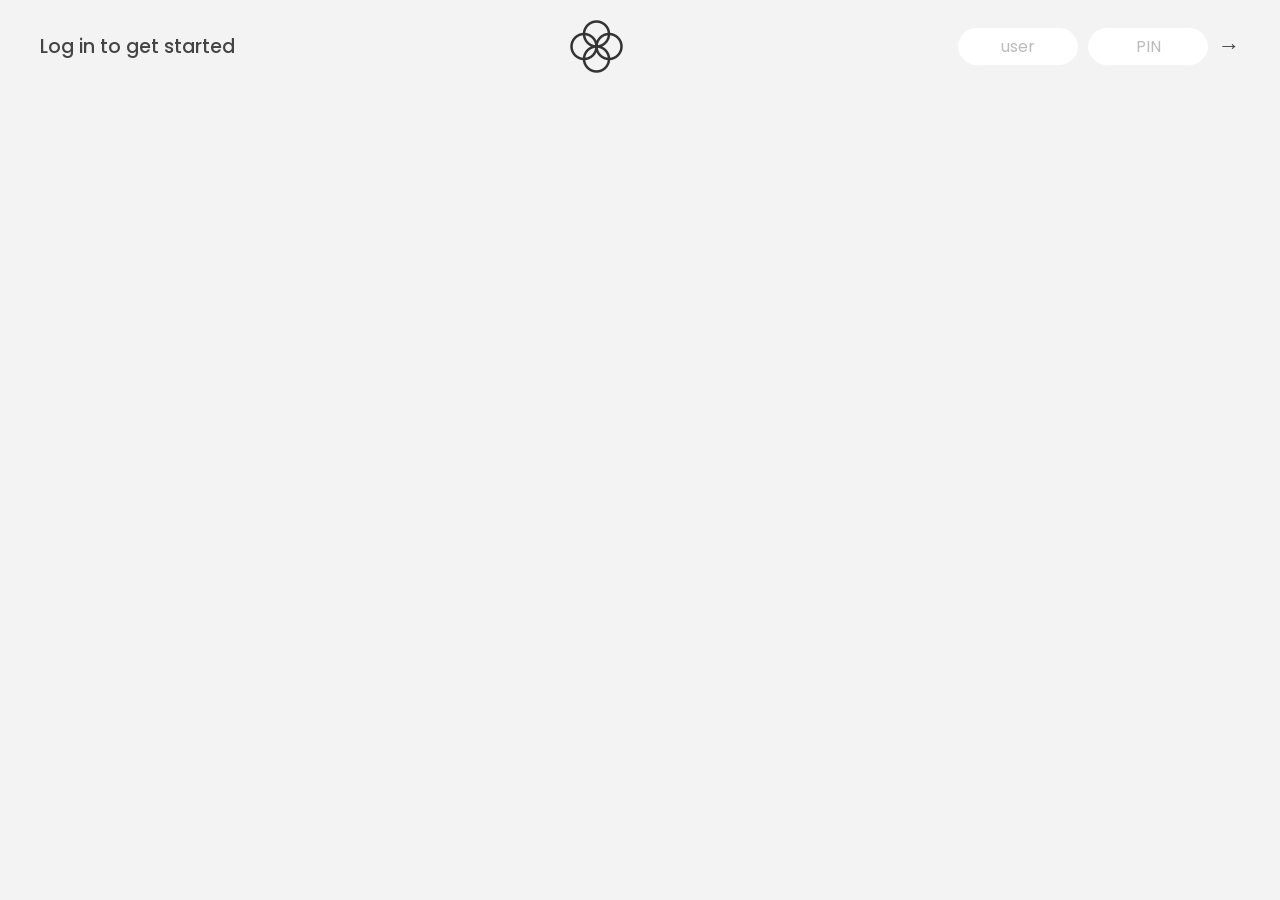
<file: index.html>
<!DOCTYPE html>
<html lang="en">
  <head>
    <meta charset="UTF-8" />
    <meta name="viewport" content="width=device-width, initial-scale=1.0" />
    <meta http-equiv="X-UA-Compatible" content="ie=edge" />
    <link rel="shortcut icon" type="image/png" href="/icon.png" />

    <link
      href="https://fonts.googleapis.com/css?family=Poppins:400,500,600&display=swap"
      rel="stylesheet"
    />

    <link rel="stylesheet" href="style.css" />
    <title>Bank</title>
  </head>
  <body>
    <!-- TOP NAVIGATION -->
    <nav>
      <p class="welcome">Log in to get started</p>
      <img src="logo.png" alt="Logo" class="logo" />
      <form class="login">
        <input
          type="text"
          placeholder="user"
          class="login__input login__input--user"
        />
        <!-- In practice, use type="password" -->
        <input
          type="password"
          placeholder="PIN"
          maxlength="4"
          class="login__input login__input--pin"
        />
        <button class="login__btn">&rarr;</button>
      </form>
    </nav>

    <main class="app">
      <!-- BALANCE -->
      <div class="balance">
        <div>
          <p class="balance__label">Current balance</p>
          <p class="balance__date">
            As of <span class="date">05/03/2037</span>
          </p>
        </div>
        <p class="balance__value">0000€</p>
      </div>

      <!-- MOVEMENTS -->
      <div class="movements"></div>

      <!-- SUMMARY -->
      <div class="summary">
        <p class="summary__label">In</p>
        <p class="summary__value summary__value--in">0000€</p>
        <p class="summary__label">Out</p>
        <p class="summary__value summary__value--out">0000€</p>
        <p class="summary__label">Interest</p>
        <p class="summary__value summary__value--interest">0000€</p>
        <button class="btn--sort">&downarrow; SORT</button>
      </div>

      <!-- OPERATION: TRANSFERS -->
      <div class="operation operation--transfer">
        <h2>Transfer money</h2>
        <form class="form form--transfer">
          <input type="text" class="form__input form__input--to" />
          <input type="number" class="form__input form__input--amount" />
          <button class="form__btn form__btn--transfer">&rarr;</button>
          <label class="form__label">Transfer to</label>
          <label class="form__label">Amount</label>
        </form>
      </div>

      <!-- OPERATION: LOAN -->
      <div class="operation operation--loan">
        <h2>Request loan</h2>
        <form class="form form--loan">
          <input type="number" class="form__input form__input--loan-amount" />
          <button class="form__btn form__btn--loan">&rarr;</button>
          <label class="form__label form__label--loan">Amount</label>
        </form>
      </div>

      <!-- OPERATION: CLOSE -->
      <div class="operation operation--close">
        <h2>Close account</h2>
        <form class="form form--close">
          <input type="text" class="form__input form__input--user" />
          <input
            type="password"
            maxlength="6"
            class="form__input form__input--pin"
          />
          <button class="form__btn form__btn--close">&rarr;</button>
          <label class="form__label">Confirm user</label>
          <label class="form__label">Confirm PIN</label>
        </form>
      </div>

      <!-- LOGOUT TIMER -->
      <p class="logout-timer">
        You will be logged out in <span class="timer">05:00</span>
      </p>
    </main>

    <!-- <footer>
      &copy; by Jonas Schmedtmann. Don't claim as your own :)
    </footer> -->

    <script src="script.js"></script>
  </body>
</html>
</file>
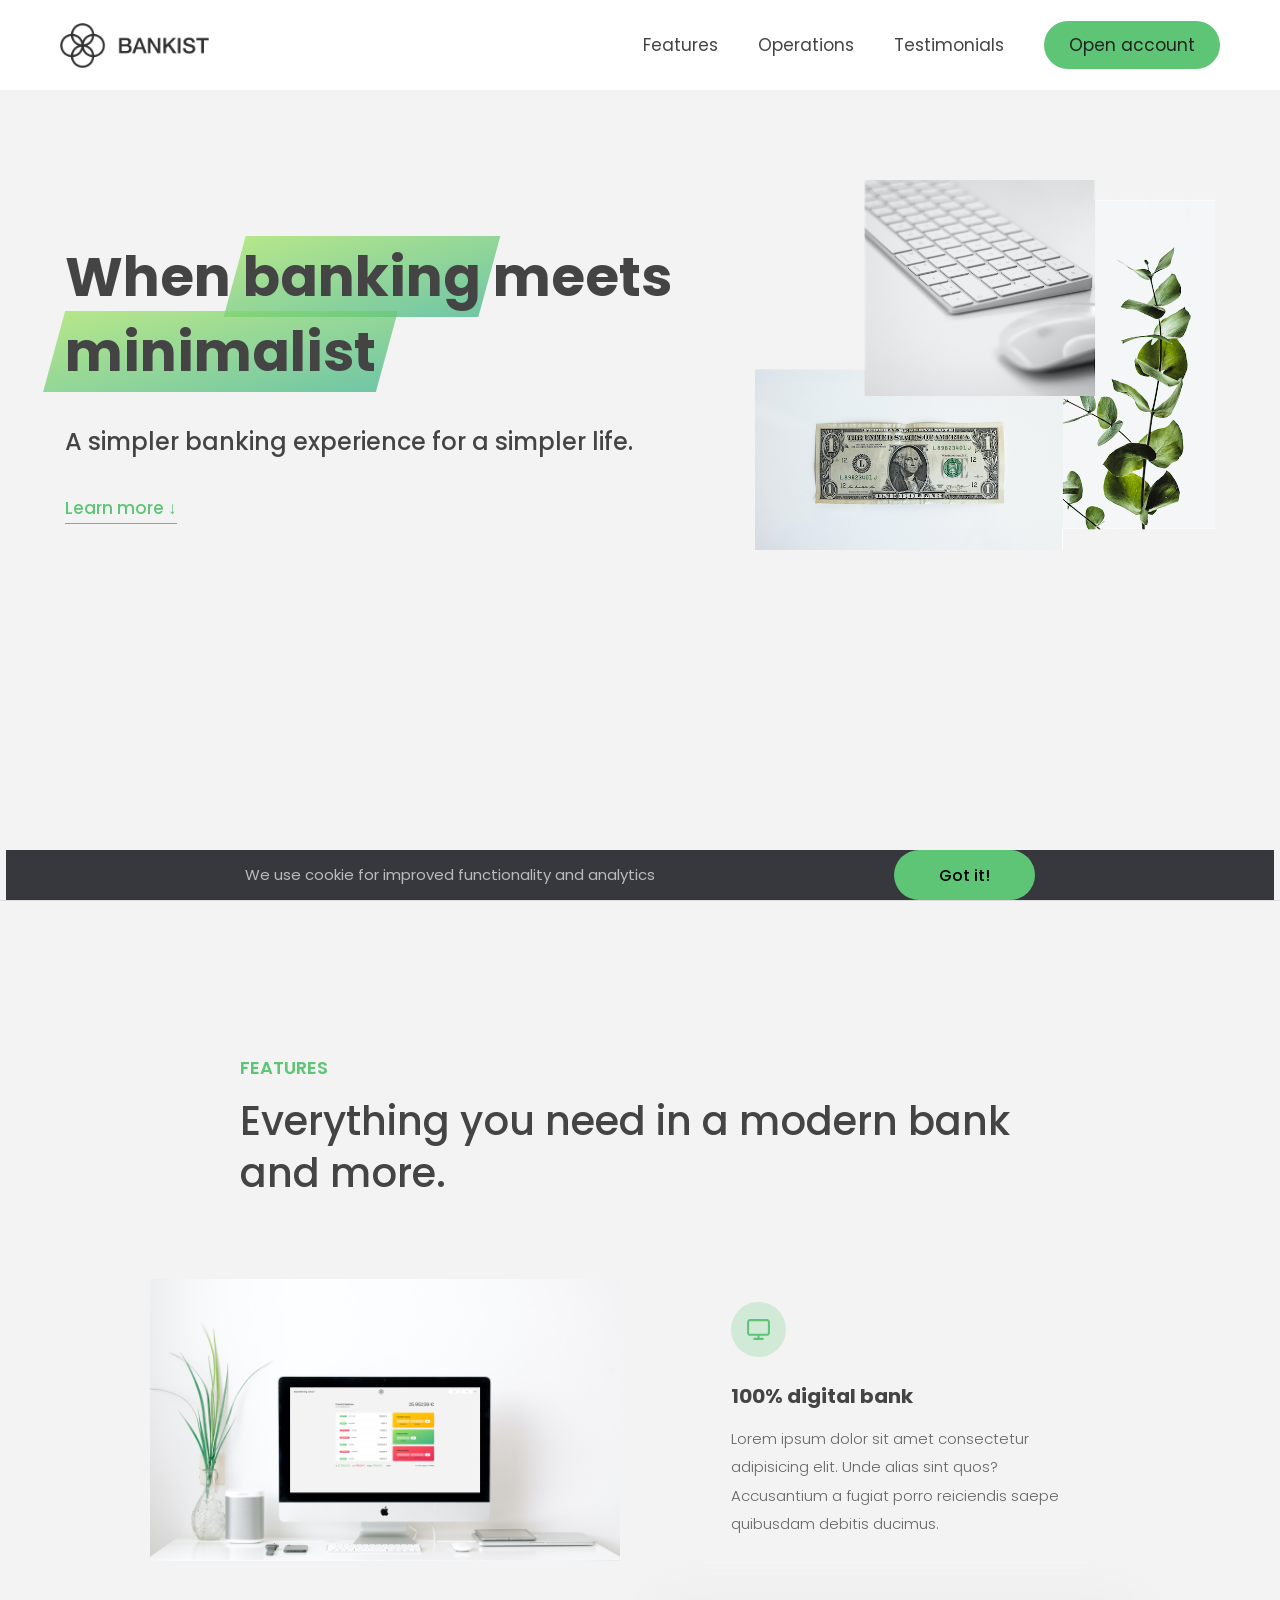
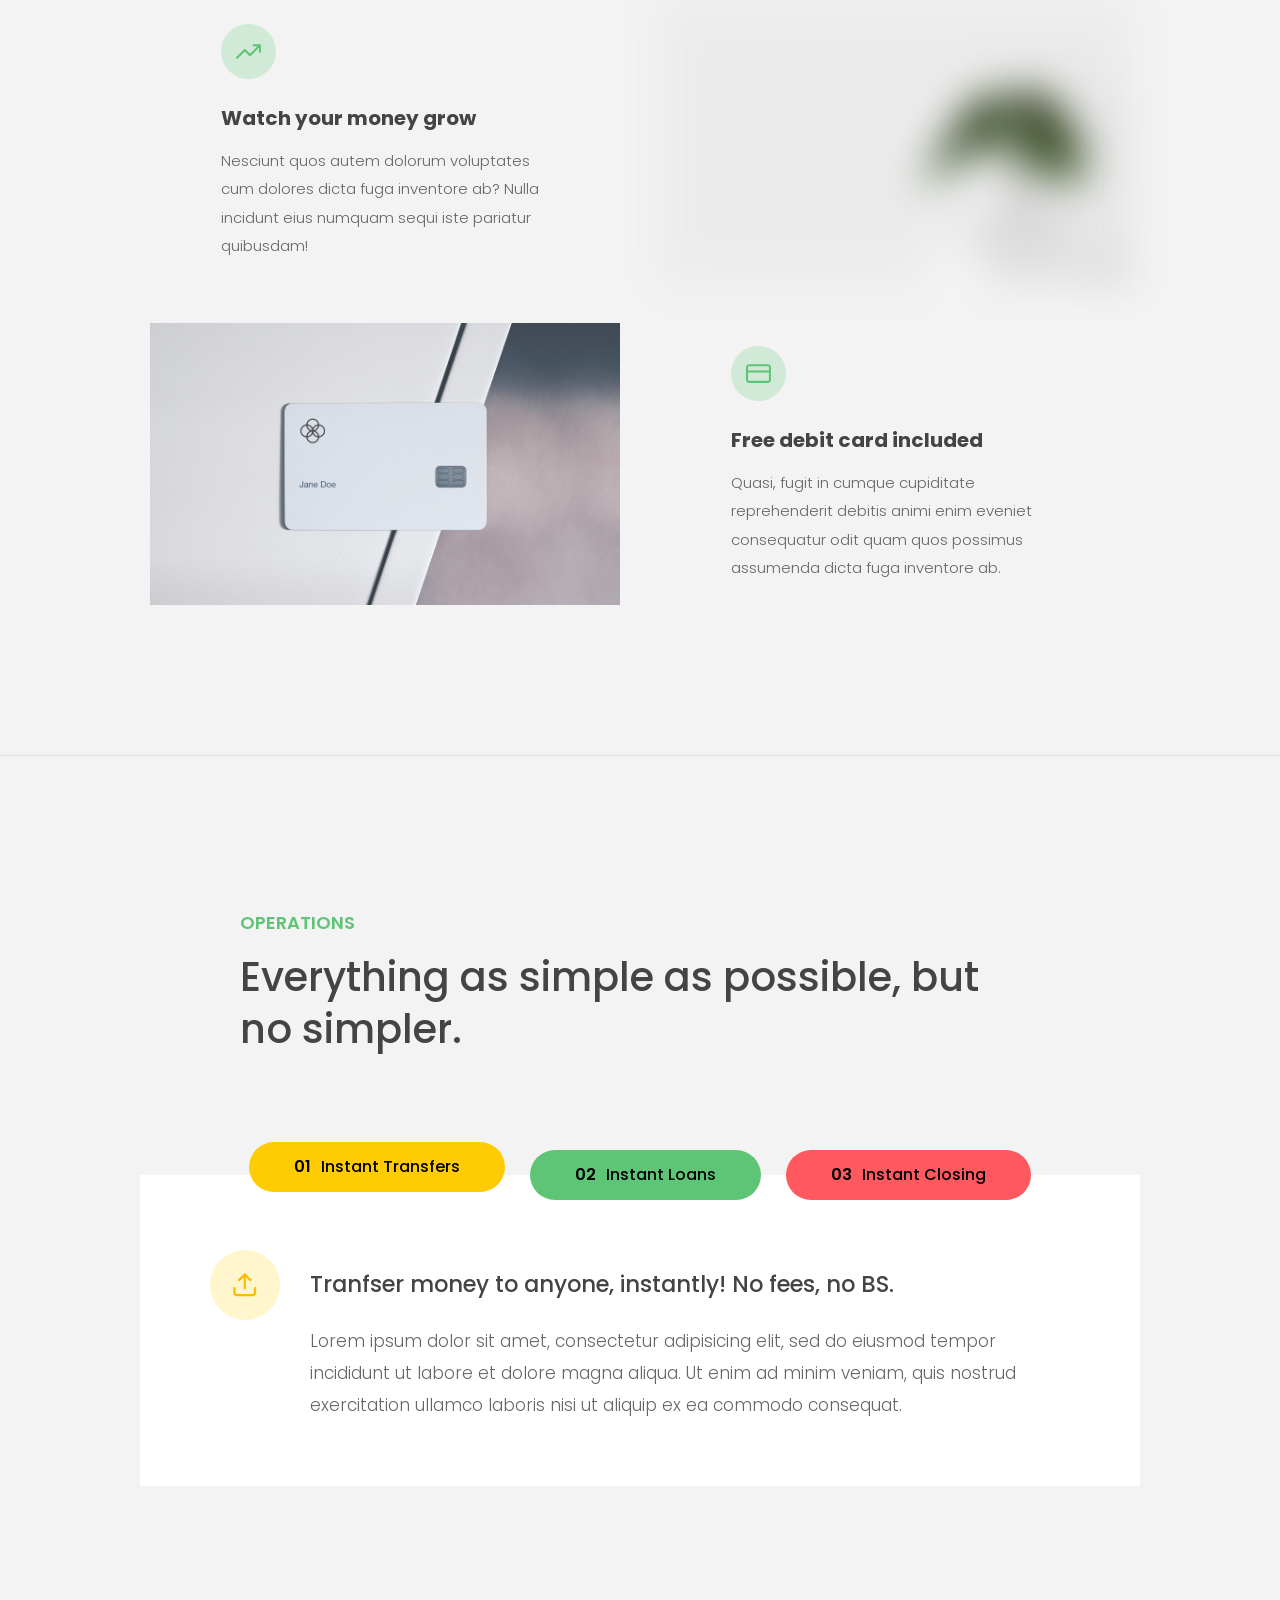
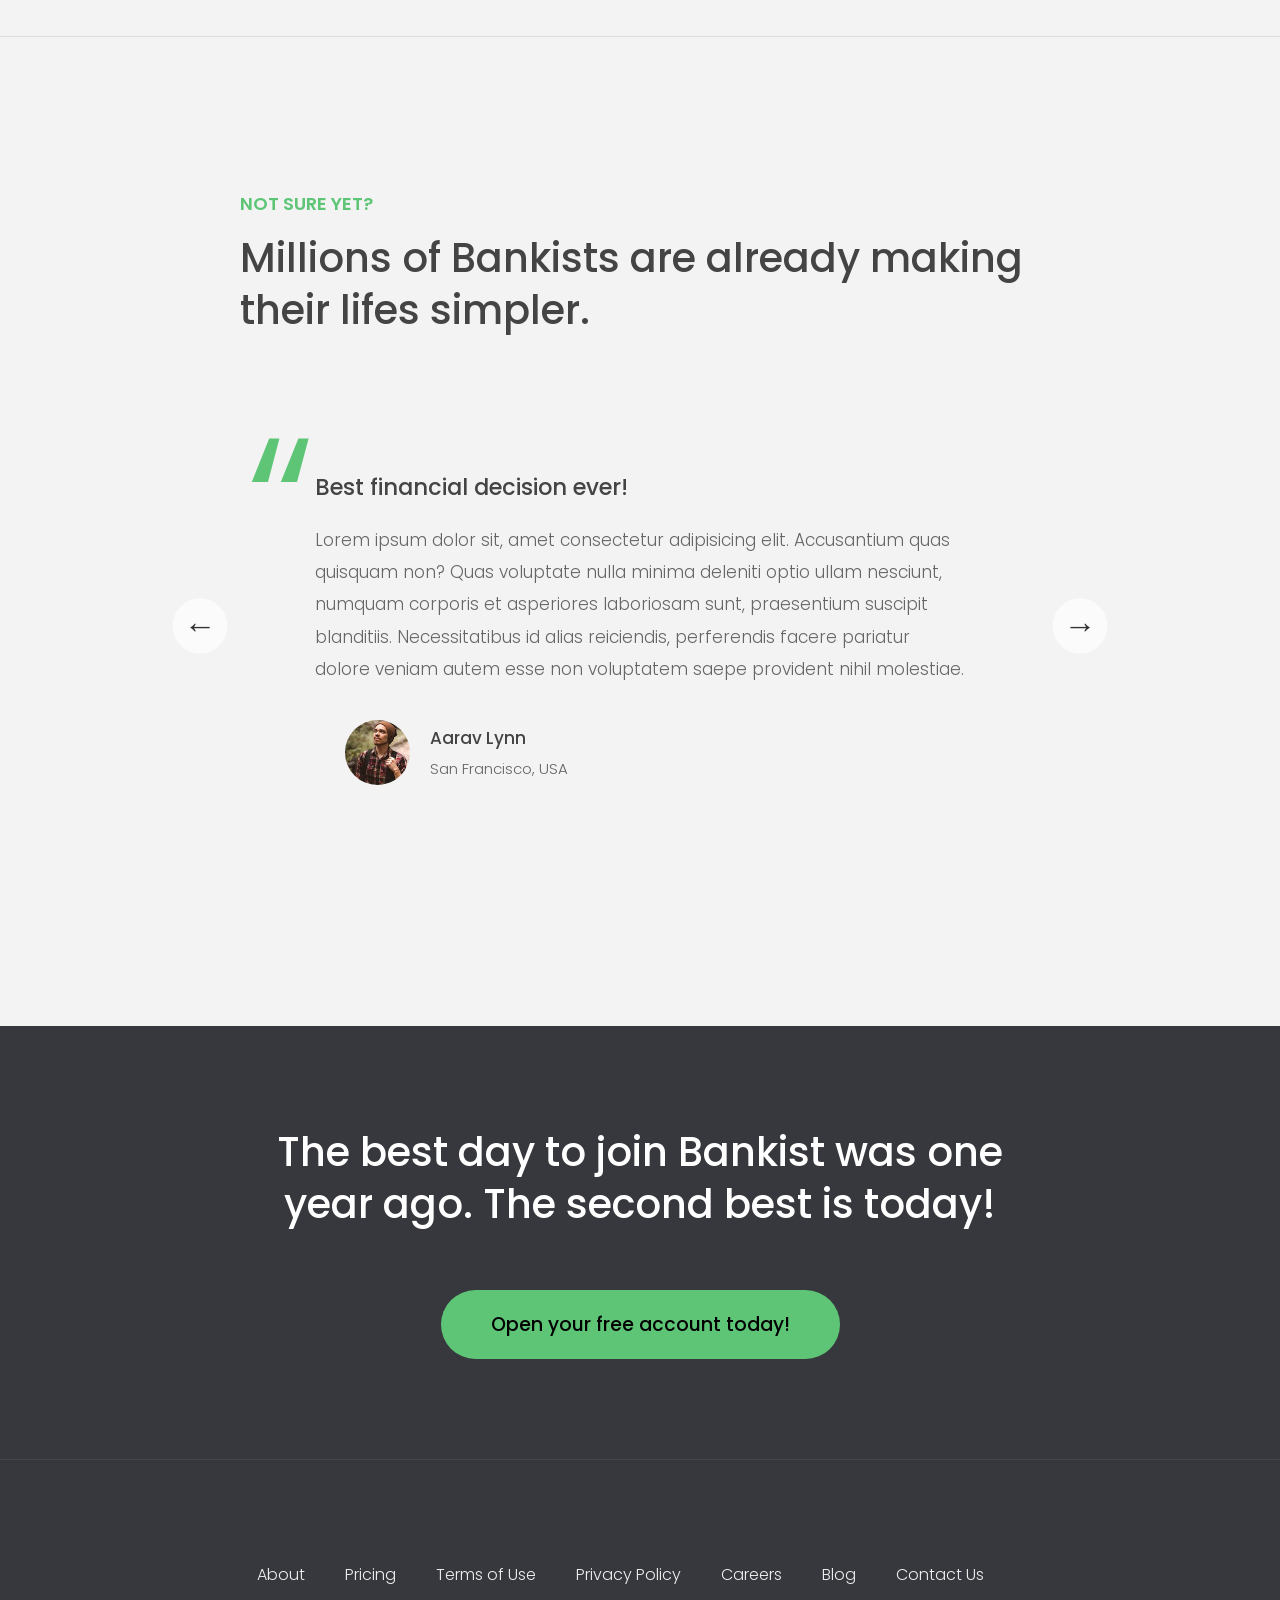
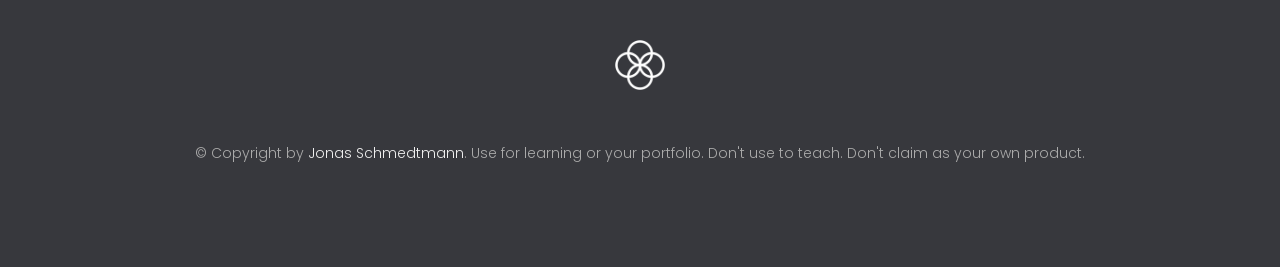
<file: Front-page/index.html>
<!DOCTYPE html>
<html lang="en">
  <head>
    <meta charset="UTF-8" />
    <meta name="viewport" content="width=device-width, initial-scale=1.0" />
    <meta http-equiv="X-UA-Compatible" content="ie=edge" />
    <link rel="shortcut icon" type="image/png" href="img/icon.png" />

    <link
      href="https://fonts.googleapis.com/css?family=Poppins:300,400,500,600&display=swap"
      rel="stylesheet"
    />
    <link rel="stylesheet" href="style.css" />
    <title>Bankist | When Banking meets Minimalist</title>
  </head>
  <body>
    <header class="header">
      <nav class="nav">
        <img
          src="img/logo.png"
          alt="Bankist logo"
          class="nav__logo"
          id="logo"
        />
        <ul class="nav__links">
          <li class="nav__item">
            <a class="nav__link" href="#section--1">Features</a>
          </li>
          <li class="nav__item">
            <a class="nav__link" href="#section--2">Operations</a>
          </li>
          <li class="nav__item">
            <a class="nav__link" href="#section--3">Testimonials</a>
          </li>
          <li class="nav__item">
            <a class="nav__link nav__link--btn btn--show-modal" href="#"
              >Open account</a
            >
          </li>
        </ul>
      </nav>

      <div class="header__title">
        <h1>
          When
          <!-- Green highlight effect -->
          <span class="highlight">banking</span>
          meets<br />
          <span class="highlight">minimalist</span>
        </h1>
        <h4>A simpler banking experience for a simpler life.</h4>
        <button class="btn--text btn--scroll-to">Learn more &DownArrow;</button>
        <img
          src="img/hero.png"
          class="header__img"
          alt="Minimalist bank items"
        />
      </div>
    </header>

    <section class="section" id="section--1">
      <div class="section__title">
        <h2 class="section__description">Features</h2>
        <h3 class="section__header">
          Everything you need in a modern bank and more.
        </h3>
      </div>

      <div class="features">
        <img
          src="img/digital-lazy.jpg"
          data-src="img/digital.jpg"
          alt="Computer"
          class="features__img lazy-img"
        />
        <div class="features__feature">
          <div class="features__icon">
            <svg>
              <use xlink:href="img/icons.svg#icon-monitor"></use>
            </svg>
          </div>
          <h5 class="features__header">100% digital bank</h5>
          <p>
            Lorem ipsum dolor sit amet consectetur adipisicing elit. Unde alias
            sint quos? Accusantium a fugiat porro reiciendis saepe quibusdam
            debitis ducimus.
          </p>
        </div>

        <div class="features__feature">
          <div class="features__icon">
            <svg>
              <use xlink:href="img/icons.svg#icon-trending-up"></use>
            </svg>
          </div>
          <h5 class="features__header">Watch your money grow</h5>
          <p>
            Nesciunt quos autem dolorum voluptates cum dolores dicta fuga
            inventore ab? Nulla incidunt eius numquam sequi iste pariatur
            quibusdam!
          </p>
        </div>
        <img
          src="img/grow-lazy.jpg"
          data-src="img/grow.jpg"
          alt="Plant"
          class="features__img lazy-img"
        />

        <img
          src="img/card-lazy.jpg"
          data-src="img/card.jpg"
          alt="Credit card"
          class="features__img lazy-img"
        />
        <div class="features__feature">
          <div class="features__icon">
            <svg>
              <use xlink:href="img/icons.svg#icon-credit-card"></use>
            </svg>
          </div>
          <h5 class="features__header">Free debit card included</h5>
          <p>
            Quasi, fugit in cumque cupiditate reprehenderit debitis animi enim
            eveniet consequatur odit quam quos possimus assumenda dicta fuga
            inventore ab.
          </p>
        </div>
      </div>
    </section>

    <section class="section" id="section--2">
      <div class="section__title">
        <h2 class="section__description">Operations</h2>
        <h3 class="section__header">
          Everything as simple as possible, but no simpler.
        </h3>
      </div>

      <div class="operations">
        <div class="operations__tab-container">
          <button
            class="btn operations__tab operations__tab--1 operations__tab--active"
            data-tab="1"
          >
            <span>01</span>Instant Transfers
          </button>
          <button class="btn operations__tab operations__tab--2" data-tab="2">
            <span>02</span>Instant Loans
          </button>
          <button class="btn operations__tab operations__tab--3" data-tab="3">
            <span>03</span>Instant Closing
          </button>
        </div>
        <div
          class="operations__content operations__content--1 operations__content--active"
        >
          <div class="operations__icon operations__icon--1">
            <svg>
              <use xlink:href="img/icons.svg#icon-upload"></use>
            </svg>
          </div>
          <h5 class="operations__header">
            Tranfser money to anyone, instantly! No fees, no BS.
          </h5>
          <p>
            Lorem ipsum dolor sit amet, consectetur adipisicing elit, sed do
            eiusmod tempor incididunt ut labore et dolore magna aliqua. Ut enim
            ad minim veniam, quis nostrud exercitation ullamco laboris nisi ut
            aliquip ex ea commodo consequat.
          </p>
        </div>

        <div class="operations__content operations__content--2">
          <div class="operations__icon operations__icon--2">
            <svg>
              <use xlink:href="img/icons.svg#icon-home"></use>
            </svg>
          </div>
          <h5 class="operations__header">
            Buy a home or make your dreams come true, with instant loans.
          </h5>
          <p>
            Duis aute irure dolor in reprehenderit in voluptate velit esse
            cillum dolore eu fugiat nulla pariatur. Excepteur sint occaecat
            cupidatat non proident, sunt in culpa qui officia deserunt mollit
            anim id est laborum.
          </p>
        </div>
        <div class="operations__content operations__content--3">
          <div class="operations__icon operations__icon--3">
            <svg>
              <use xlink:href="img/icons.svg#icon-user-x"></use>
            </svg>
          </div>
          <h5 class="operations__header">
            No longer need your account? No problem! Close it instantly.
          </h5>
          <p>
            Excepteur sint occaecat cupidatat non proident, sunt in culpa qui
            officia deserunt mollit anim id est laborum. Ut enim ad minim
            veniam, quis nostrud exercitation ullamco laboris nisi ut aliquip ex
            ea commodo consequat.
          </p>
        </div>
      </div>
    </section>

    <section class="section" id="section--3">
      <div class="section__title section__title--testimonials">
        <h2 class="section__description">Not sure yet?</h2>
        <h3 class="section__header">
          Millions of Bankists are already making their lifes simpler.
        </h3>
      </div>

      <div class="slider">
        <div class="slide slide--1">
          <div class="testimonial">
            <h5 class="testimonial__header">Best financial decision ever!</h5>
            <blockquote class="testimonial__text">
              Lorem ipsum dolor sit, amet consectetur adipisicing elit.
              Accusantium quas quisquam non? Quas voluptate nulla minima
              deleniti optio ullam nesciunt, numquam corporis et asperiores
              laboriosam sunt, praesentium suscipit blanditiis. Necessitatibus
              id alias reiciendis, perferendis facere pariatur dolore veniam
              autem esse non voluptatem saepe provident nihil molestiae.
            </blockquote>
            <address class="testimonial__author">
              <img src="img/user-1.jpg" alt="" class="testimonial__photo" />
              <h6 class="testimonial__name">Aarav Lynn</h6>
              <p class="testimonial__location">San Francisco, USA</p>
            </address>
          </div>
        </div>

        <div class="slide slide--2">
          <div class="testimonial">
            <h5 class="testimonial__header">
              The last step to becoming a complete minimalist
            </h5>
            <blockquote class="testimonial__text">
              Quisquam itaque deserunt ullam, quia ea repellendus provident,
              ducimus neque ipsam modi voluptatibus doloremque, corrupti
              laborum. Incidunt numquam perferendis veritatis neque repellendus.
              Lorem, ipsum dolor sit amet consectetur adipisicing elit. Illo
              deserunt exercitationem deleniti.
            </blockquote>
            <address class="testimonial__author">
              <img src="img/user-2.jpg" alt="" class="testimonial__photo" />
              <h6 class="testimonial__name">Miyah Miles</h6>
              <p class="testimonial__location">London, UK</p>
            </address>
          </div>
        </div>

        <div class="slide slide--3">
          <div class="testimonial">
            <h5 class="testimonial__header">
              Finally free from old-school banks
            </h5>
            <blockquote class="testimonial__text">
              Debitis, nihil sit minus suscipit magni aperiam vel tenetur
              incidunt commodi architecto numquam omnis nulla autem,
              necessitatibus blanditiis modi similique quidem. Odio aliquam
              culpa dicta beatae quod maiores ipsa minus consequatur error sunt,
              deleniti saepe aliquid quos inventore sequi. Necessitatibus id
              alias reiciendis, perferendis facere.
            </blockquote>
            <address class="testimonial__author">
              <img src="img/user-3.jpg" alt="" class="testimonial__photo" />
              <h6 class="testimonial__name">Francisco Gomes</h6>
              <p class="testimonial__location">Lisbon, Portugal</p>
            </address>
          </div>
        </div>
        <button class="slider__btn slider__btn--left">&larr;</button>
        <button class="slider__btn slider__btn--right">&rarr;</button>
        <div class="dots"></div>
      </div>
    </section>

    <section class="section section--sign-up">
      <div class="section__title">
        <h3 class="section__header">
          The best day to join Bankist was one year ago. The second best is
          today!
        </h3>
      </div>
      <button class="btn btn--show-modal">Open your free account today!</button>
    </section>

    <footer class="footer">
      <ul class="footer__nav">
        <li class="footer__item">
          <a class="footer__link" href="#">About</a>
        </li>
        <li class="footer__item">
          <a class="footer__link" href="#">Pricing</a>
        </li>
        <li class="footer__item">
          <a class="footer__link" href="#">Terms of Use</a>
        </li>
        <li class="footer__item">
          <a class="footer__link" href="#">Privacy Policy</a>
        </li>
        <li class="footer__item">
          <a class="footer__link" href="#">Careers</a>
        </li>
        <li class="footer__item">
          <a class="footer__link" href="#">Blog</a>
        </li>
        <li class="footer__item">
          <a class="footer__link" href="#">Contact Us</a>
        </li>
      </ul>
      <img src="img/icon.png" alt="Logo" class="footer__logo" />
      <p class="footer__copyright">
        &copy; Copyright by
        <a
          class="footer__link twitter-link"
          target="_blank"
          href="https://twitter.com/jonasschmedtman"
          >Jonas Schmedtmann</a
        >. Use for learning or your portfolio. Don't use to teach. Don't claim
        as your own product.
      </p>
    </footer>

    <div class="modal hidden">
      <button class="btn--close-modal">&times;</button>
      <h2 class="modal__header">
        Open your bank account <br />
        in just <span class="highlight">5 minutes</span>
      </h2>
      <form class="modal__form">
        <label>First Name</label>
        <input type="text" />
        <label>Last Name</label>
        <input type="text" />
        <label>Email Address</label>
        <input type="email" />
        <button class="btn">Next step &rarr;</button>
      </form>
    </div>
    <div class="overlay hidden"></div>

    <script src="script.js"></script>
  </body>
</html>
</file>
<file: style.css>
* {
  margin: 0;
  padding: 0;
  box-sizing: inherit;
}

html {
  font-size: 62.5%;
  box-sizing: border-box;
}

body {
  font-family: "Poppins", sans-serif;
  color: #444;
  background-color: #f3f3f3;
  height: 100vh;
  padding: 2rem;
}

nav {
  display: flex;
  justify-content: space-between;
  align-items: center;
  padding: 0 2rem;
}

.welcome {
  font-size: 1.9rem;
  font-weight: 500;
}

.logo {
  height: 5.25rem;
}

.login {
  display: flex;
}

.login__input {
  border: none;
  padding: 0.5rem 2rem;
  font-size: 1.6rem;
  font-family: inherit;
  text-align: center;
  width: 12rem;
  border-radius: 10rem;
  margin-right: 1rem;
  color: inherit;
  border: 1px solid #fff;
  transition: all 0.3s;
}

.login__input:focus {
  outline: none;
  border: 1px solid #ccc;
}

.login__input::placeholder {
  color: #bbb;
}

.login__btn {
  border: none;
  background: none;
  font-size: 2.2rem;
  color: inherit;
  cursor: pointer;
  transition: all 0.3s;
}

.login__btn:hover,
.login__btn:focus,
.btn--sort:hover,
.btn--sort:focus {
  outline: none;
  color: #777;
}

/* MAIN */
.app {
  position: relative;
  max-width: 100rem;
  margin: 4rem auto;
  display: grid;
  grid-template-columns: 4fr 3fr;
  grid-template-rows: auto repeat(3, 15rem) auto;
  gap: 2rem;

  opacity: 0;
  transition: all 1s;
}
.displayNone {
  display: none;
}
.balance {
  grid-column: 1 / span 2;
  display: flex;
  align-items: flex-end;
  justify-content: space-between;
  margin-bottom: 2rem;
}

.balance__label {
  font-size: 2.2rem;
  font-weight: 500;
  margin-bottom: -0.2rem;
}

.balance__date {
  font-size: 1.4rem;
  color: #888;
}

.balance__value {
  font-size: 4.5rem;
  font-weight: 400;
}

/* MOVEMENTS */
.movements {
  grid-row: 2 / span 3;
  background-color: #fff;
  border-radius: 1rem;
  overflow: scroll;
}

.movements__row {
  padding: 2.25rem 4rem;
  display: flex;
  align-items: center;
  border-bottom: 1px solid #eee;
}

.movements__type {
  font-size: 1.1rem;
  text-transform: uppercase;
  font-weight: 500;
  color: #fff;
  padding: 0.1rem 1rem;
  border-radius: 10rem;
  margin-right: 2rem;
}

.movements__date {
  font-size: 1.1rem;
  text-transform: uppercase;
  font-weight: 500;
  color: #666;
}

.movements__type--deposit {
  background-image: linear-gradient(to top left, #39b385, #9be15d);
}

.movements__type--withdrawal {
  background-image: linear-gradient(to top left, #e52a5a, #ff585f);
}

.movements__value {
  font-size: 1.7rem;
  margin-left: auto;
}

/* SUMMARY */
.summary {
  grid-row: 5 / 6;
  display: flex;
  align-items: baseline;
  padding: 0 0.3rem;
  margin-top: 1rem;
}

.summary__label {
  font-size: 1.2rem;
  font-weight: 500;
  text-transform: uppercase;
  margin-right: 0.8rem;
}

.summary__value {
  font-size: 2.2rem;
  margin-right: 2.5rem;
}

.summary__value--in,
.summary__value--interest {
  color: #66c873;
}

.summary__value--out {
  color: #f5465d;
}

.btn--sort {
  margin-left: auto;
  border: none;
  background: none;
  font-size: 1.3rem;
  font-weight: 500;
  cursor: pointer;
}

/* OPERATIONS */
.operation {
  border-radius: 1rem;
  padding: 3rem 4rem;
  color: #333;
}

.operation--transfer {
  background-image: linear-gradient(to top left, #ffb003, #ffcb03);
}

.operation--loan {
  background-image: linear-gradient(to top left, #39b385, #9be15d);
}

.operation--close {
  background-image: linear-gradient(to top left, #e52a5a, #ff585f);
}

h2 {
  margin-bottom: 1.5rem;
  font-size: 1.7rem;
  font-weight: 600;
  color: #333;
}

.form {
  display: grid;
  grid-template-columns: 2.5fr 2.5fr 1fr;
  grid-template-rows: auto auto;
  gap: 0.4rem 1rem;
}

/* Exceptions for interst */
.form.form--loan {
  grid-template-columns: 2.5fr 1fr 2.5fr;
}
.form__label--loan {
  grid-row: 2;
}
/* End exceptions */

.form__input {
  width: 100%;
  border: none;
  background-color: rgba(255, 255, 255, 0.4);
  font-family: inherit;
  font-size: 1.5rem;
  text-align: center;
  color: #333;
  padding: 0.3rem 1rem;
  border-radius: 0.7rem;
  transition: all 0.3s;
}

.form__input:focus {
  outline: none;
  background-color: rgba(255, 255, 255, 0.6);
}

.form__label {
  font-size: 1.3rem;
  text-align: center;
}

.form__btn {
  border: none;
  border-radius: 0.7rem;
  font-size: 1.8rem;
  background-color: #fff;
  cursor: pointer;
  transition: all 0.3s;
}

.form__btn:focus {
  outline: none;
  background-color: rgba(255, 255, 255, 0.8);
}

.logout-timer {
  padding: 0 0.3rem;
  margin-top: 1.9rem;
  text-align: right;
  font-size: 1.25rem;
}

.timer {
  font-weight: 600;
}
</file>
<file: Front-page/style.css>
/* NOT responsive */

:root {
  --color-primary: #5ec576;
  --color-secondary: #ffcb03;
  --color-tertiary: #ff585f;
  --color-primary-darker: #4bbb7d;
  --color-secondary-darker: #ffbb00;
  --color-tertiary-darker: #fd424b;
  --color-primary-opacity: #5ec5763a;
  --color-secondary-opacity: #ffcd0331;
  --color-tertiary-opacity: #ff58602d;
  --gradient-primary: linear-gradient(to top left, #39b385, #9be15d);
  --gradient-secondary: linear-gradient(to top left, #ffb003, #ffcb03);
}

* {
  margin: 0;
  padding: 0;
  box-sizing: inherit;
}

html {
  font-size: 62.5%;
  box-sizing: border-box;
}

body {
  font-family: 'Poppins', sans-serif;
  font-weight: 300;
  color: #444;
  line-height: 1.9;
  background-color: #f3f3f3;
}

/* GENERAL ELEMENTS */
.section {
  padding: 15rem 3rem;
  border-top: 1px solid #ddd;

  transition: transform 1s, opacity 1s;
}

.section--hidden {
  opacity: 0;
  transform: translateY(8rem);
}

.section__title {
  max-width: 80rem;
  margin: 0 auto 8rem auto;
}

.section__description {
  font-size: 1.8rem;
  font-weight: 600;
  text-transform: uppercase;
  color: var(--color-primary);
  margin-bottom: 1rem;
}

.section__header {
  font-size: 4rem;
  line-height: 1.3;
  font-weight: 500;
}

.btn {
  display: inline-block;
  background-color: var(--color-primary);
  font-size: 1.6rem;
  font-family: inherit;
  font-weight: 500;
  border: none;
  padding: 1.25rem 4.5rem;
  border-radius: 10rem;
  cursor: pointer;
  transition: all 0.3s;
}

.btn:hover {
  background-color: var(--color-primary-darker);
}

.btn--text {
  display: inline-block;
  background: none;
  font-size: 1.7rem;
  font-family: inherit;
  font-weight: 500;
  color: var(--color-primary);
  border: none;
  border-bottom: 1px solid currentColor;
  padding-bottom: 2px;
  cursor: pointer;
  transition: all 0.3s;
}

p {
  color: #666;
}

/* This is BAD for accessibility! */
button:focus {
  outline: none;
}

img {
  transition: filter 0.5s;
}

.lazy-img {
  filter: blur(20px);
}

/* NAVIGATION */
.nav {
  display: flex;
  justify-content: space-between;
  align-items: center;
  height: 9rem;
  width: 100%;
  padding: 0 6rem;
  z-index: 100;
}

/* nav and stickly */
.nav.sticky {
  position: fixed;
  background-color: rgba(255, 255, 255, 0.95);
}

.nav__logo {
  height: 4.5rem;
  transition: all 0.3s;
}

.nav__links {
  display: flex;
  align-items: center;
  list-style: none;
}

.nav__item {
  margin-left: 4rem;
}

.nav__link:link,
.nav__link:visited {
  font-size: 1.7rem;
  font-weight: 400;
  color: inherit;
  text-decoration: none;
  display: block;
  transition: all 0.3s;
}

.nav__link--btn:link,
.nav__link--btn:visited {
  padding: 0.8rem 2.5rem;
  border-radius: 3rem;
  background-color: var(--color-primary);
  color: #222;
}

.nav__link--btn:hover,
.nav__link--btn:active {
  color: inherit;
  background-color: var(--color-primary-darker);
  color: #333;
}

/* HEADER */
.header {
  padding: 0 3rem;
  height: 100vh;
  display: flex;
  flex-direction: column;
  align-items: center;
}

.header__title {
  flex: 1;

  max-width: 115rem;
  display: grid;
  grid-template-columns: 3fr 2fr;
  row-gap: 3rem;
  align-content: center;
  justify-content: center;

  align-items: start;
  justify-items: start;
}

h1 {
  font-size: 5.5rem;
  line-height: 1.35;
}

h4 {
  font-size: 2.4rem;
  font-weight: 500;
}

.header__img {
  width: 100%;
  grid-column: 2 / 3;
  grid-row: 1 / span 4;
  transform: translateY(-6rem);
}

.highlight {
  position: relative;
}

.highlight::after {
  display: block;
  content: '';
  position: absolute;
  bottom: 0;
  left: 0;
  height: 100%;
  width: 100%;
  z-index: -1;
  opacity: 0.7;
  transform: scale(1.07, 1.05) skewX(-15deg);
  background-image: var(--gradient-primary);
}

/* FEATURES */
.features {
  display: grid;
  grid-template-columns: 1fr 1fr;
  gap: 4rem;
  margin: 0 12rem;
}

.features__img {
  width: 100%;
}

.features__feature {
  align-self: center;
  justify-self: center;
  width: 70%;
  font-size: 1.5rem;
}

.features__icon {
  display: flex;
  align-items: center;
  justify-content: center;
  background-color: var(--color-primary-opacity);
  height: 5.5rem;
  width: 5.5rem;
  border-radius: 50%;
  margin-bottom: 2rem;
}

.features__icon svg {
  height: 2.5rem;
  width: 2.5rem;
  fill: var(--color-primary);
}

.features__header {
  font-size: 2rem;
  margin-bottom: 1rem;
}

/* OPERATIONS */
.operations {
  max-width: 100rem;
  margin: 12rem auto 0 auto;

  background-color: #fff;
}

.operations__tab-container {
  display: flex;
  justify-content: center;
}

.operations__tab {
  margin-right: 2.5rem;
  transform: translateY(-50%);
}

.operations__tab span {
  margin-right: 1rem;
  font-weight: 600;
  display: inline-block;
}

.operations__tab--1 {
  background-color: var(--color-secondary);
}

.operations__tab--1:hover {
  background-color: var(--color-secondary-darker);
}

.operations__tab--3 {
  background-color: var(--color-tertiary);
  margin: 0;
}

.operations__tab--3:hover {
  background-color: var(--color-tertiary-darker);
}

.operations__tab--active {
  transform: translateY(-66%);
}

.operations__content {
  display: none;

  /* JUST PRESENTATIONAL */
  font-size: 1.7rem;
  padding: 2.5rem 7rem 6.5rem 7rem;
}

.operations__content--active {
  display: grid;
  grid-template-columns: 7rem 1fr;
  column-gap: 3rem;
  row-gap: 0.5rem;
}

.operations__header {
  font-size: 2.25rem;
  font-weight: 500;
  align-self: center;
}

.operations__icon {
  display: flex;
  align-items: center;
  justify-content: center;
  height: 7rem;
  width: 7rem;
  border-radius: 50%;
}

.operations__icon svg {
  height: 2.75rem;
  width: 2.75rem;
}

.operations__content p {
  grid-column: 2;
}

.operations__icon--1 {
  background-color: var(--color-secondary-opacity);
}
.operations__icon--2 {
  background-color: var(--color-primary-opacity);
}
.operations__icon--3 {
  background-color: var(--color-tertiary-opacity);
}
.operations__icon--1 svg {
  fill: var(--color-secondary-darker);
}
.operations__icon--2 svg {
  fill: var(--color-primary);
}
.operations__icon--3 svg {
  fill: var(--color-tertiary);
}

/* SLIDER */
.slider {
  max-width: 100rem;
  height: 50rem;
  margin: 0 auto;
  position: relative;

  /* IN THE END */
  overflow: hidden;
}

.slide {
  position: absolute;
  top: 0;
  width: 100%;
  height: 50rem;

  display: flex;
  align-items: center;
  justify-content: center;
  transition: transform 1s;
}

.slide > img {
  /* Only for images that have different size than slide */
  width: 100%;
  height: 100%;
  object-fit: cover;
}

.slider__btn {
  position: absolute;
  top: 50%;
  z-index: 10;

  border: none;
  background: rgba(255, 255, 255, 0.7);
  font-family: inherit;
  color: #333;
  border-radius: 50%;
  height: 5.5rem;
  width: 5.5rem;
  font-size: 3.25rem;
  cursor: pointer;
}

.slider__btn--left {
  left: 6%;
  transform: translate(-50%, -50%);
}

.slider__btn--right {
  right: 6%;
  transform: translate(50%, -50%);
}

.dots {
  position: absolute;
  bottom: 5%;
  left: 50%;
  transform: translateX(-50%);
  display: flex;
}

.dots__dot {
  border: none;
  background-color: #b9b9b9;
  opacity: 0.7;
  height: 1rem;
  width: 1rem;
  border-radius: 50%;
  margin-right: 1.75rem;
  cursor: pointer;
  transition: all 0.5s;

  /* Only necessary when overlying images */
  /* box-shadow: 0 0.6rem 1.5rem rgba(0, 0, 0, 0.7); */
}

.dots__dot:last-child {
  margin: 0;
}

.dots__dot--active {
  /* background-color: #fff; */
  background-color: #888;
  opacity: 1;
}

/* TESTIMONIALS */
.testimonial {
  width: 65%;
  position: relative;
}

.testimonial::before {
  content: '\201C';
  position: absolute;
  top: -5.7rem;
  left: -6.8rem;
  line-height: 1;
  font-size: 20rem;
  font-family: inherit;
  color: var(--color-primary);
  z-index: -1;
}

.testimonial__header {
  font-size: 2.25rem;
  font-weight: 500;
  margin-bottom: 1.5rem;
}

.testimonial__text {
  font-size: 1.7rem;
  margin-bottom: 3.5rem;
  color: #666;
}

.testimonial__author {
  margin-left: 3rem;
  font-style: normal;

  display: grid;
  grid-template-columns: 6.5rem 1fr;
  column-gap: 2rem;
}

.testimonial__photo {
  grid-row: 1 / span 2;
  width: 6.5rem;
  border-radius: 50%;
}

.testimonial__name {
  font-size: 1.7rem;
  font-weight: 500;
  align-self: end;
  margin: 0;
}

.testimonial__location {
  font-size: 1.5rem;
}

.section__title--testimonials {
  margin-bottom: 4rem;
}

/* SIGNUP */
.section--sign-up {
  background-color: #37383d;
  border-top: none;
  border-bottom: 1px solid #444;
  text-align: center;
  padding: 10rem 3rem;
}

.section--sign-up .section__header {
  color: #fff;
  text-align: center;
}

.section--sign-up .section__title {
  margin-bottom: 6rem;
}

.section--sign-up .btn {
  font-size: 1.9rem;
  padding: 2rem 5rem;
}

/* FOOTER */
.footer {
  padding: 10rem 3rem;
  background-color: #37383d;
}

.footer__nav {
  list-style: none;
  display: flex;
  justify-content: center;
  margin-bottom: 5rem;
}

.footer__item {
  margin-right: 4rem;
}

.footer__link {
  font-size: 1.6rem;
  color: #eee;
  text-decoration: none;
}

.footer__logo {
  height: 5rem;
  display: block;
  margin: 0 auto;
  margin-bottom: 5rem;
}

.footer__copyright {
  font-size: 1.4rem;
  color: #aaa;
  text-align: center;
}

.footer__copyright .footer__link {
  font-size: 1.4rem;
}

/* MODAL WINDOW */
.modal {
  position: fixed;
  top: 50%;
  left: 50%;
  transform: translate(-50%, -50%);
  max-width: 60rem;
  background-color: #f3f3f3;
  padding: 5rem 6rem;
  box-shadow: 0 4rem 6rem rgba(0, 0, 0, 0.3);
  z-index: 1000;
  transition: all 0.5s;
}

.overlay {
  position: fixed;
  top: 0;
  left: 0;
  width: 100%;
  height: 100%;
  background-color: rgba(0, 0, 0, 0.5);
  backdrop-filter: blur(4px);
  z-index: 100;
  transition: all 0.5s;
}

.modal__header {
  font-size: 3.25rem;
  margin-bottom: 4.5rem;
  line-height: 1.5;
}

.modal__form {
  margin: 0 3rem;
  display: grid;
  grid-template-columns: 1fr 2fr;
  align-items: center;
  gap: 2.5rem;
}

.modal__form label {
  font-size: 1.7rem;
  font-weight: 500;
}

.modal__form input {
  font-size: 1.7rem;
  padding: 1rem 1.5rem;
  border: 1px solid #ddd;
  border-radius: 0.5rem;
}

.modal__form button {
  grid-column: 1 / span 2;
  justify-self: center;
  margin-top: 1rem;
}

.btn--close-modal {
  font-family: inherit;
  color: inherit;
  position: absolute;
  top: 0.5rem;
  right: 2rem;
  font-size: 4rem;
  cursor: pointer;
  border: none;
  background: none;
}

.hidden {
  visibility: hidden;
  opacity: 0;
}

/* COOKIE MESSAGE */
.cookie-message {
  display: flex;
  align-items: center;
  justify-content: space-evenly;
  width: 100%;
  background-color: white;
  color: #bbb;
  font-size: 1.5rem;
  font-weight: 400;
}
</file>
